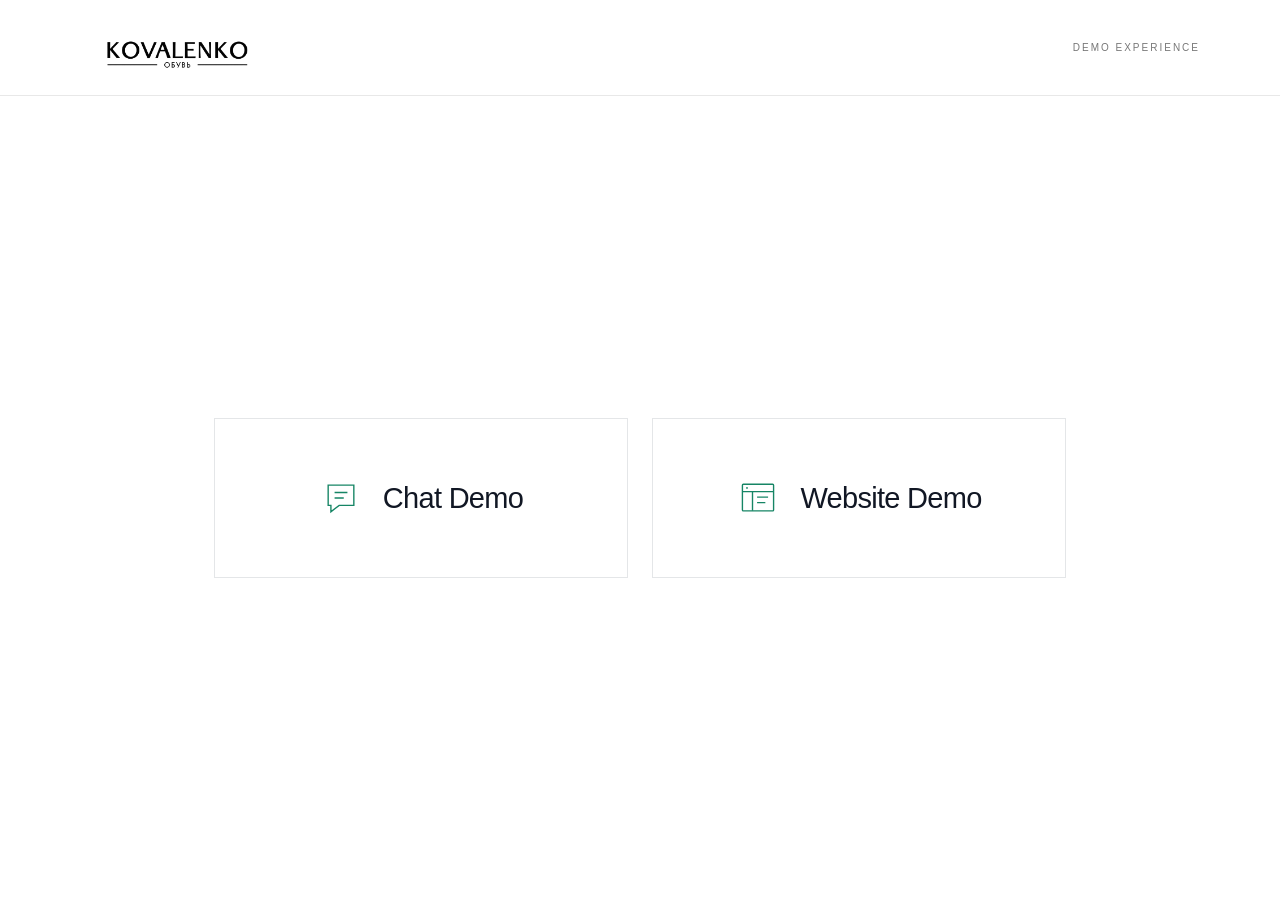
<file: index.html>
<!doctype html>
<html lang="ru">
<head>
<meta charset="utf-8"><meta name="viewport" content="width=device-width,initial-scale=1">
<meta name="theme-color" content="#111724"><meta name="description" content="KOVALENKO — выберите онлайн-магазин или чат с консультантом.">
<title>KOVALENKO — Demo</title>
<script>if(new URLSearchParams(location.search).has('product'))location.replace('store.html'+location.search+location.hash);</script>
<link rel="stylesheet" href="demo.css?v=20261113-simple-buttons">
</head>
<body>
<header class="demo-header"><a href="index.html" aria-label="KOVALENKO — главная"><img src="assets/logo.png" alt="KOVALENKO Обувь"></a><span>DEMO EXPERIENCE</span></header>
<main class="demo-main" aria-label="Demo options"><div class="demo-options">
<a class="demo-button" href="chat.html"><svg width="44" height="44" viewBox="0 0 48 48" fill="none" aria-hidden="true"><path d="M10 10h28v22H22l-9 7v-7h-3V10Z" stroke="currentColor" stroke-width="1.5"/><path d="M17 18h14M17 24h10" stroke="currentColor" stroke-width="1.5"/></svg><span lang="en">Chat Demo</span></a>
<a class="demo-button" href="store.html"><svg width="44" height="44" viewBox="0 0 48 48" fill="none" aria-hidden="true"><rect x="7" y="9" width="34" height="29" rx="1" stroke="currentColor" stroke-width="1.5"/><path d="M7 17h34M18 17v21M23 23h12M23 29h9" stroke="currentColor" stroke-width="1.5"/><circle cx="12" cy="13" r="1" fill="currentColor"/></svg><span lang="en">Website Demo</span></a>
</div></main>
</body></html>
</file>
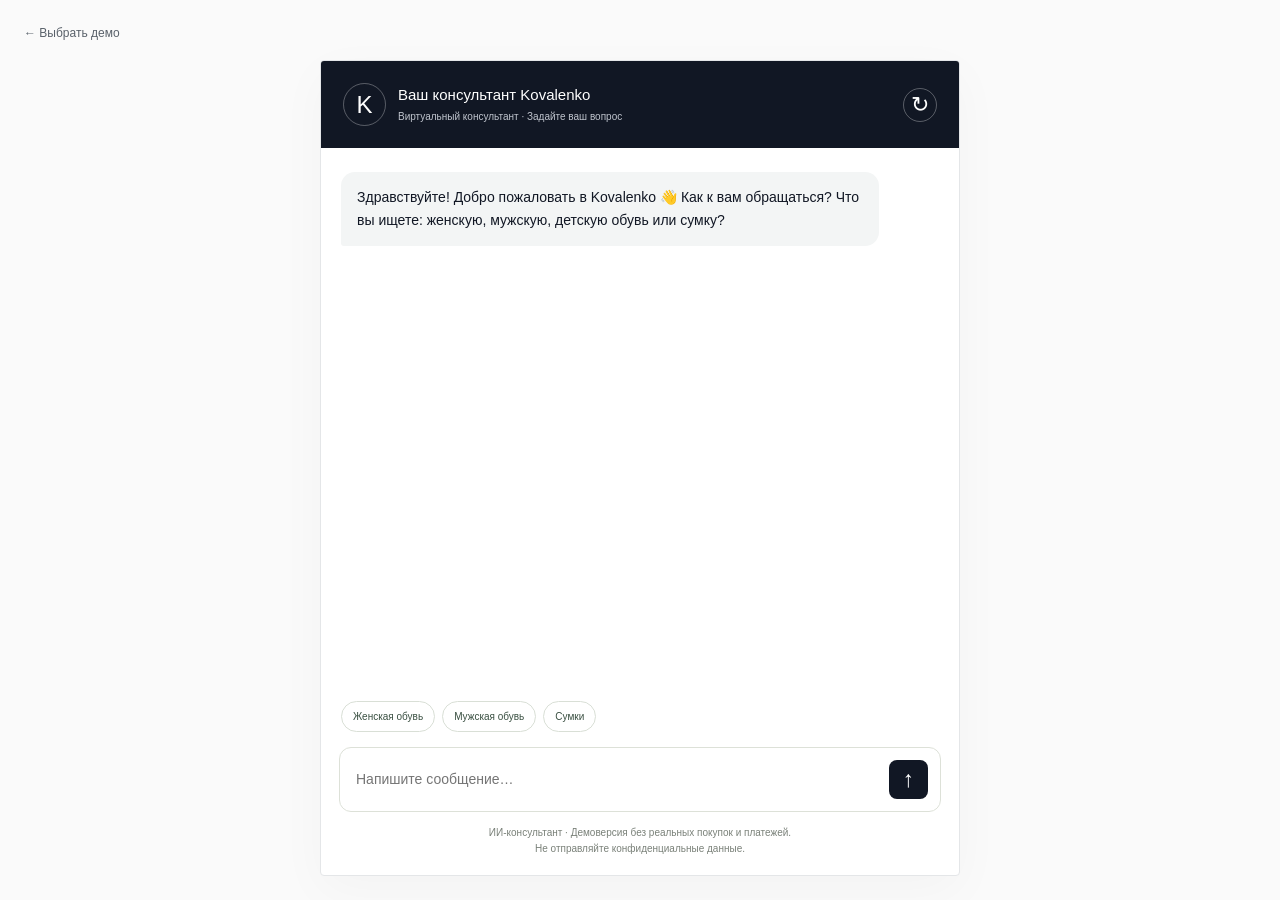
<file: chat.html>
<!doctype html>
<html lang="ru"><head><meta charset="utf-8"><meta name="viewport" content="width=device-width, initial-scale=1"><meta name="theme-color" content="#243d33"><meta name="description" content="Чат с виртуальным консультантом Kovalenko."><title>Kovalenko · Чат</title><link rel="stylesheet" href="chat-styles.css?v=20261113"><script src="chat.js" defer></script></head>
<body><a class="demo-back" href="index.html">← Выбрать демо</a><main><section id="asistente" class="chat" aria-label="Консультант Kovalenko"><div class="chat-head"><div class="avatar" aria-hidden="true">K</div><div><h2>Ваш консультант Kovalenko</h2><p id="status">Виртуальный консультант · Задайте ваш вопрос</p></div><button id="reset" title="Новый разговор" aria-label="Новый разговор">↻</button></div><div id="messages" class="messages" role="log" aria-live="polite" aria-relevant="additions"></div><div class="suggestions" id="suggestions"><button>Женская обувь</button><button>Мужская обувь</button><button>Сумки</button></div><div id="error" class="error" role="alert" hidden></div><form id="form"><label class="sr-only" for="input">Ваше сообщение</label><textarea id="input" rows="1" maxlength="4000" placeholder="Напишите сообщение…" required></textarea><button id="send" type="submit" aria-label="Отправить сообщение">↑</button></form><p class="disclaimer">ИИ-консультант · Демоверсия без реальных покупок и платежей.<br>Не отправляйте конфиденциальные данные.</p></section></main></body></html>
</file>
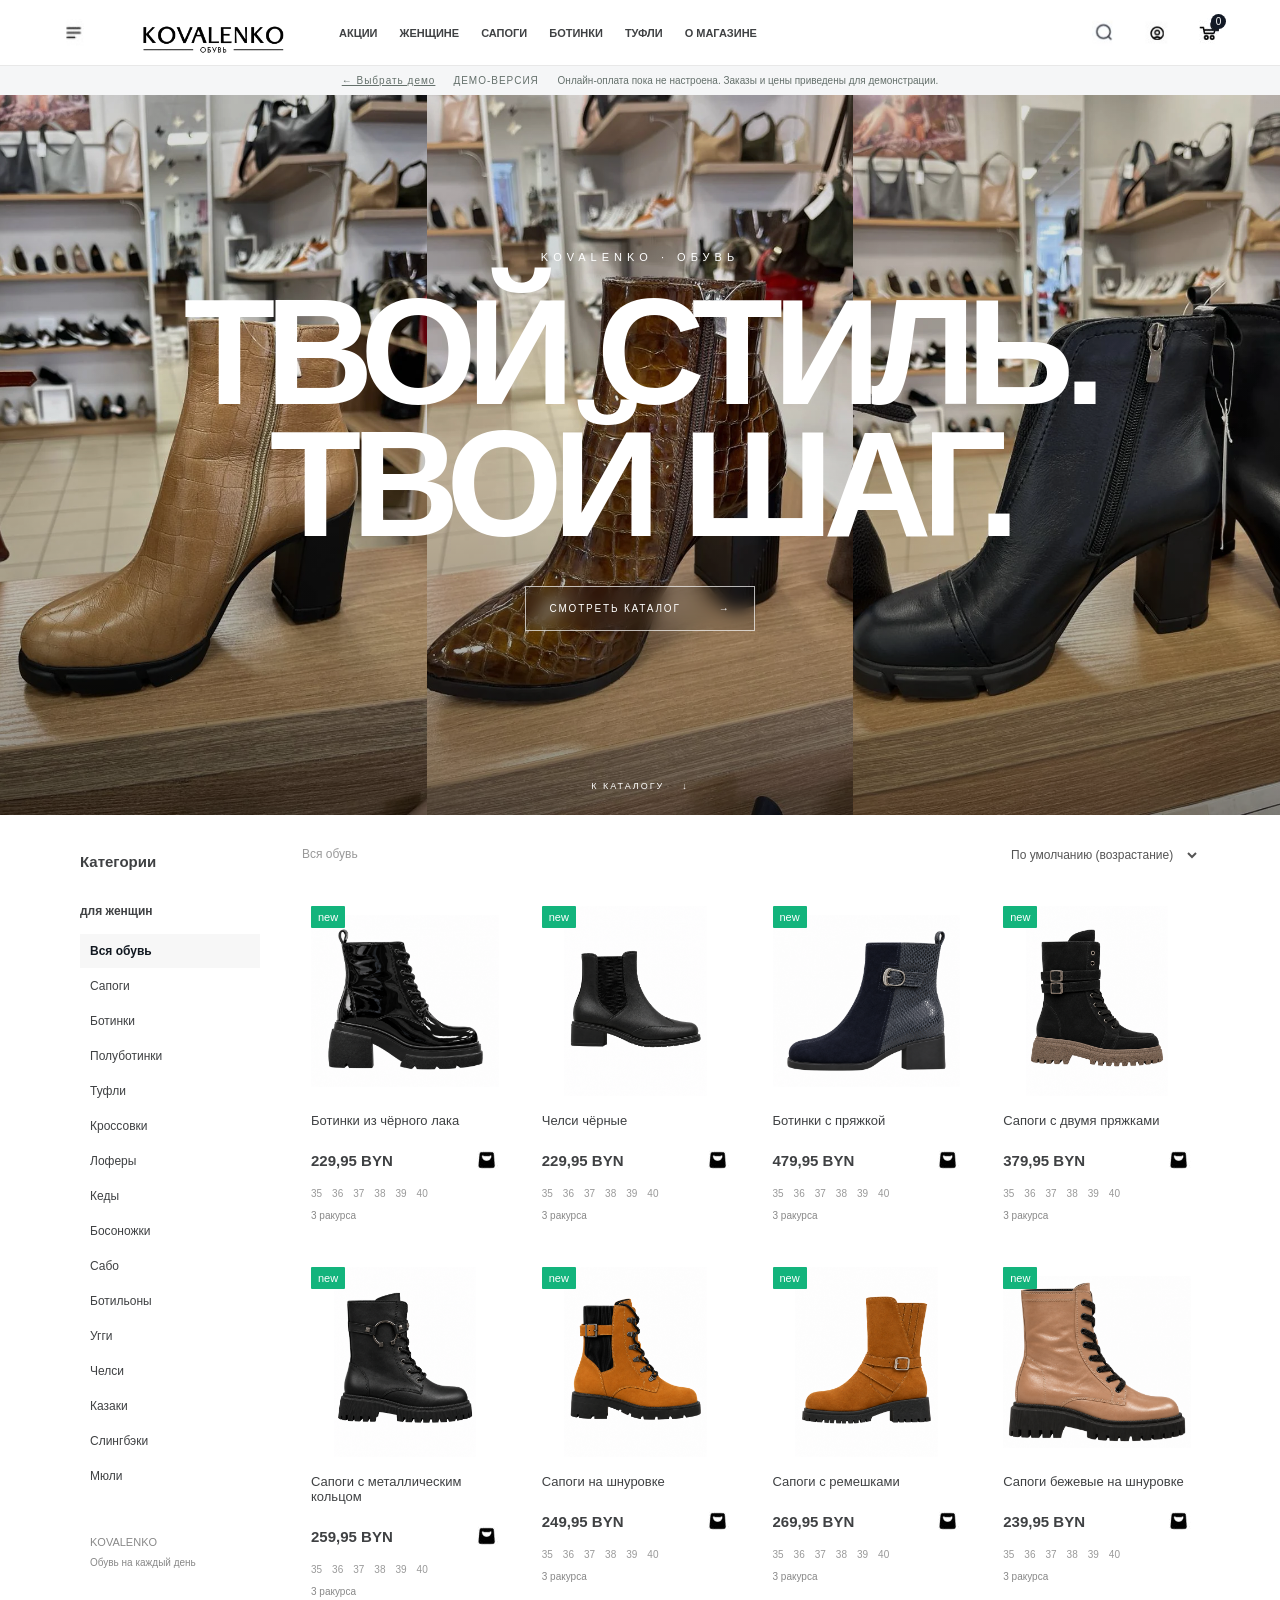
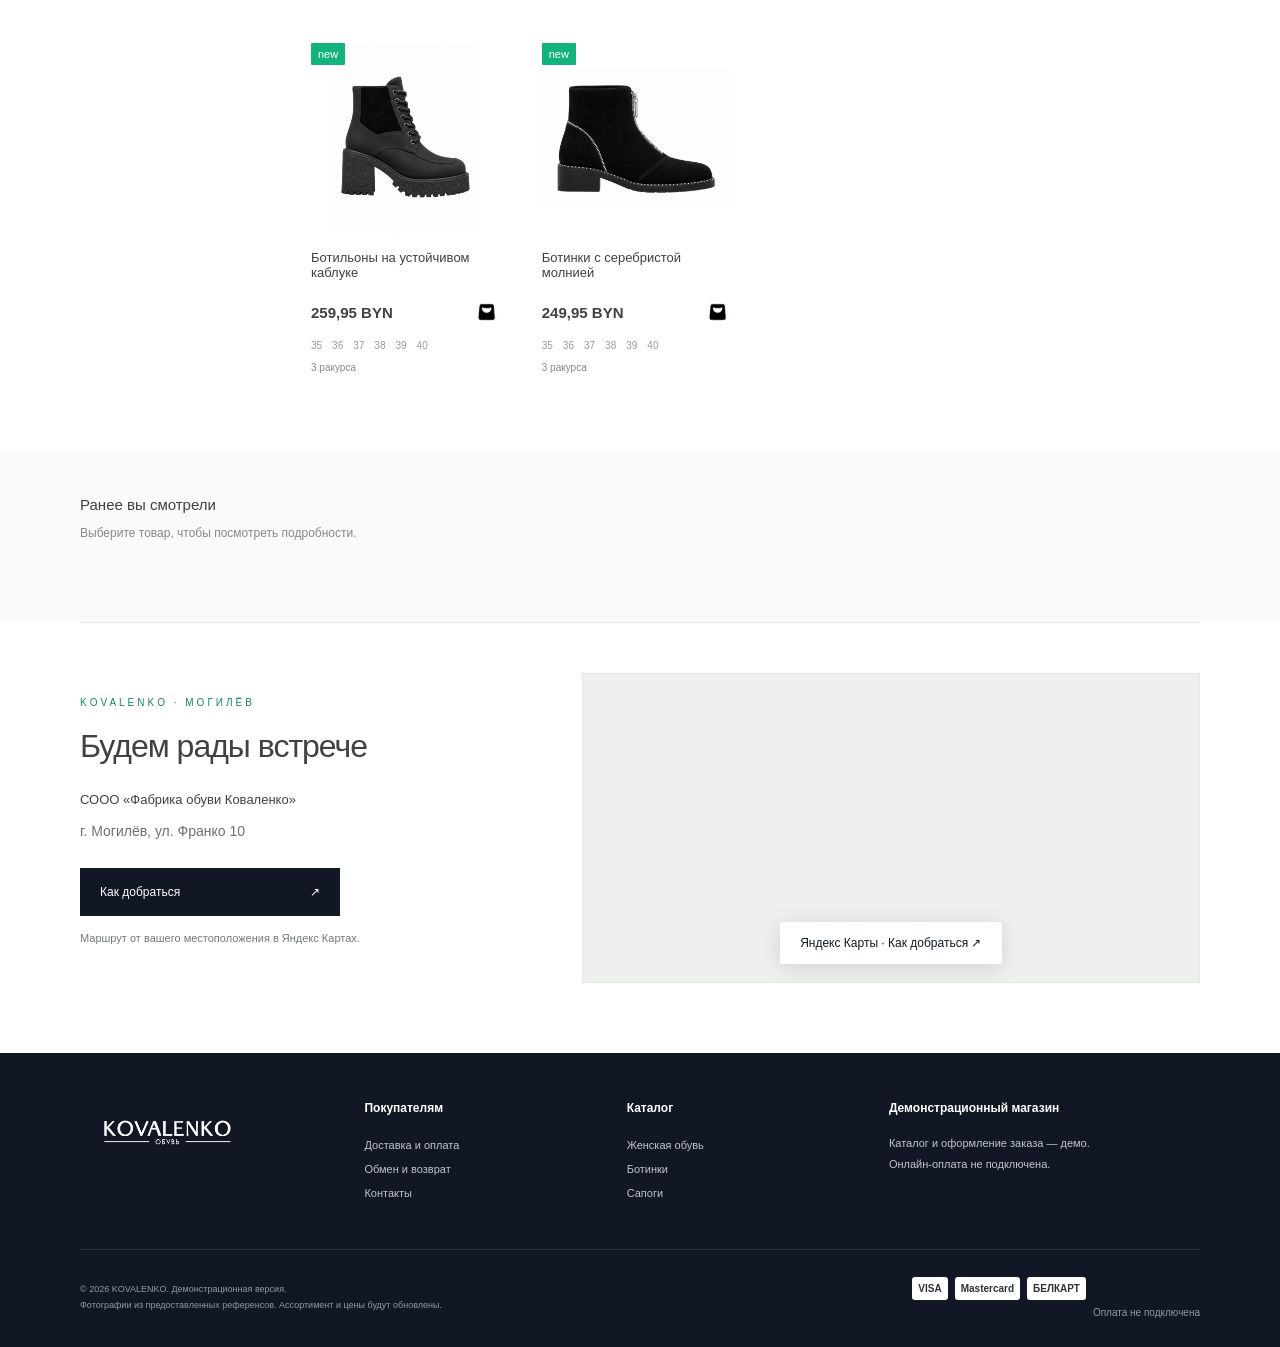
<file: store.html>
<!doctype html>
<html lang="ru"><head><meta charset="UTF-8"><meta name="viewport" content="width=device-width,initial-scale=1"><title>KOVALENKO — Обувь</title><meta name="description" content="Демонстрационный каталог обуви KOVALENKO"><link rel="stylesheet" href="style.css?v=20261113-gallery"><link rel="stylesheet" href="store-sections.css?v=20261113-placement"></head><body>
<header><div class="header-inner"><button class="icon" id="menu" aria-label="Категории"><img src="assets/menu.png" alt=""></button><a href="index.html" class="brand"><img src="assets/logo.png" alt="KOVALENKO Обувь"></a><nav><button data-category="Все">АКЦИИ</button><button data-category="Все">ЖЕНЩИНЕ</button><button data-category="Сапоги">САПОГИ</button><button data-category="Ботинки">БОТИНКИ</button><button data-category="Туфли">ТУФЛИ</button><button id="about">О МАГАЗИНЕ</button></nav><div class="tools"><button class="icon" id="search-toggle" aria-label="Поиск"><img src="assets/search.png" alt=""></button><button class="icon" id="account" aria-label="Личный кабинет"><img src="assets/account.png" alt=""></button><button class="icon cart-icon" id="cart-open" aria-label="Корзина"><img src="assets/cart.png" alt=""><span id="count">0</span></button></div></div></header>
<div class="demo"><a href="index.html" style="color:inherit;margin-right:18px">← Выбрать демо</a>ДЕМО-ВЕРСИЯ <span>Онлайн-оплата пока не настроена. Заказы и цены приведены для демонстрации.</span></div>
<section class="shoe-hero" aria-labelledby="hero-title">
<div class="hero-photos"><img src="assets/home/shoe-1.webp" alt="Бежевые ботильоны KOVALENKO в магазине" width="960" height="1280" fetchpriority="high"><img src="assets/home/shoe-2.webp" alt="Коричневые ботильоны с фактурой под крокодила" width="960" height="1280"><img src="assets/home/shoe-3.webp" alt="Чёрные кожаные ботильоны на устойчивом каблуке" width="960" height="1280"></div>
<div class="hero-content"><p>KOVALENKO · ОБУВЬ</p><h1 id="hero-title">ТВОЙ СТИЛЬ.<br>ТВОЙ ШАГ.</h1><a href="#catalog-start" class="hero-link">СМОТРЕТЬ КАТАЛОГ <span aria-hidden="true">→</span></a></div>
<a href="#catalog-start" class="hero-scroll">К КАТАЛОГУ <span aria-hidden="true">↓</span></a>
</section>
<div id="search-bar" hidden><label for="search">Поиск по каталогу</label><input id="search" type="search" placeholder="Название или артикул"></div>
<main id="catalog-start"><aside id="categories"><h2>Категории</h2><h3>для женщин</h3><div id="category-list"></div><div class="aside-note">KOVALENKO<br><span>Обувь на каждый день</span></div></aside><section class="catalog"><div class="catalog-toolbar"><span id="category-title">Вся обувь</span><label><span class="sr-only">Сортировка</span><select id="sort"><option value="default">По умолчанию (возрастание)</option><option value="low">Сначала дешевле</option><option value="high">Сначала дороже</option></select></label></div><div id="products" class="grid"></div><p id="empty" hidden>В этой категории пока нет товаров. Попробуйте выбрать другую.</p></section></main>
<section class="recent"><h2>Ранее вы смотрели</h2><div id="recent-items">Выберите товар, чтобы посмотреть подробности.</div></section>
<section class="location-section" id="location" aria-labelledby="location-title">
<div class="location-copy"><p class="eyebrow">KOVALENKO · МОГИЛЁВ</p><h2 id="location-title">Будем рады встрече</h2><p class="location-name">СООО «Фабрика обуви Коваленко»</p><address>г. Могилёв, ул. Франко 10</address><a class="directions-link" href="https://yandex.by/maps/?mode=routes&amp;rtext=~%D0%91%D0%B5%D0%BB%D0%B0%D1%80%D1%83%D1%81%D1%8C%2C%20%D0%9C%D0%BE%D0%B3%D0%B8%D0%BB%D1%91%D0%B2%2C%20%D0%A4%D1%80%D0%B0%D0%BD%D0%BA%D0%BE%2C%2010&amp;rtt=auto" target="_blank" rel="noopener noreferrer">Как добраться <span aria-hidden="true">↗</span></a><p class="route-note">Маршрут от вашего местоположения в Яндекс Картах.</p></div>
<div class="map-preview"><iframe src="https://yandex.by/map-widget/v1/?ll=30.263820%2C53.883129&amp;z=16&amp;pt=30.263820%2C53.883129%2Cpm2rdm" title="Карта: Фабрика обуви Коваленко, Могилёв, Франко 10" loading="lazy" tabindex="-1" aria-hidden="true" referrerpolicy="no-referrer-when-downgrade"></iframe><a class="map-route-overlay" href="https://yandex.by/maps/?mode=routes&amp;rtext=~%D0%91%D0%B5%D0%BB%D0%B0%D1%80%D1%83%D1%81%D1%8C%2C%20%D0%9C%D0%BE%D0%B3%D0%B8%D0%BB%D1%91%D0%B2%2C%20%D0%A4%D1%80%D0%B0%D0%BD%D0%BA%D0%BE%2C%2010&amp;rtt=auto" target="_blank" rel="noopener noreferrer" aria-label="Открыть маршрут до KOVALENKO в Яндекс Картах"><span>Яндекс Карты · Как добраться ↗</span></a></div>
</section>
<footer><div class="footer-top"><img src="assets/logo.png" alt="KOVALENKO Обувь"><div><h3>Покупателям</h3><button id="delivery">Доставка и оплата</button><button id="returns">Обмен и возврат</button><button id="contacts">Контакты</button></div><div><h3>Каталог</h3><button data-category="Все">Женская обувь</button><button data-category="Ботинки">Ботинки</button><button data-category="Сапоги">Сапоги</button></div><div><h3>Демонстрационный магазин</h3><p>Каталог и оформление заказа — демо.<br>Онлайн-оплата не подключена.</p></div></div><div class="footer-bottom"><p>© 2026 KOVALENKO. Демонстрационная версия.<br>Фотографии из предоставленных референсов. Ассортимент и цены будут обновлены.</p><div class="payment-methods"><span>VISA</span><span>Mastercard</span><span>БЕЛКАРТ</span><small>Оплата не подключена</small></div></div></footer>
<dialog id="product-dialog" aria-labelledby="product-title"><button class="close" data-close aria-label="Закрыть">Закрыть</button><div id="product-content"></div></dialog>
<dialog id="cart-dialog"><button class="close" data-close>Закрыть</button><h2>Корзина</h2><div id="cart-items"></div><div id="cart-total"></div><button id="checkout" class="primary">Перейти к оформлению</button><button class="continue-shopping" data-close>Продолжить покупки</button></dialog>
<dialog id="checkout-dialog"><button class="close" data-close>Закрыть</button><h2>Оформление заказа</h2><p class="notice">Демо-версия. Платёжная система ещё не настроена. Оплата и отправка заказа недоступны.</p><div id="order-summary"></div><button id="back-to-cart" class="continue-shopping">Вернуться в корзину</button><h3>Способы оплаты</h3><label class="payment-option"><input type="radio" checked disabled> Банковская карта — скоро</label><label class="payment-option"><input type="radio" disabled> При получении — скоро</label><button class="primary" disabled>Оплата недоступна в демо</button><p class="muted">Данные карты не запрашиваются. Списание средств не производится.</p></dialog>
<dialog id="zoom-dialog" aria-label="Увеличенная фотография"><button class="close" data-close>Закрыть</button><img id="zoom-photo" alt=""></dialog>
<dialog id="info-dialog"><button class="close" data-close>Закрыть</button><h2 id="info-title"></h2><p id="info-text"></p></dialog><div role="status" id="toast"></div><script src="app.js?v=20261113-stable-category-scroll"></script></body></html>
</file>
<file: demo.css>
*{box-sizing:border-box}body{margin:0;background:#fff;color:#111724;font:14px Arial,Helvetica,sans-serif;min-height:100vh;min-height:100dvh;display:flex;flex-direction:column}a{color:inherit;text-decoration:none}a:focus-visible{outline:2px solid #16ae80;outline-offset:6px}.demo-header{width:100%;padding:20px max(24px,calc((100% - 1120px)/2));border-bottom:1px solid #e8e8e8;display:flex;align-items:center;justify-content:space-between;gap:20px}.demo-header img{display:block;width:195px;height:55px;object-fit:contain}.demo-header>span{font-size:10px;letter-spacing:2px;color:#777}.demo-main{width:100%;max-width:900px;margin:auto;padding:48px 24px}.demo-options{display:grid;grid-template-columns:1fr 1fr;gap:24px}.demo-button{border:1px solid #e4e6e8;min-height:160px;padding:32px;display:flex;align-items:center;justify-content:center;gap:20px;transition:border-color .18s,box-shadow .18s,transform .18s}.demo-button svg{color:#168565;flex-shrink:0}.demo-button span{font-size:29px;font-weight:500;letter-spacing:-.7px}.demo-button:hover{border-color:#16ae80;box-shadow:0 12px 30px #1117240a;transform:translateY(-3px)}@media(max-width:640px){.demo-header{padding:14px 20px}.demo-header img{width:155px;height:45px}.demo-header>span{font-size:8px;letter-spacing:1px}.demo-options{grid-template-columns:1fr;gap:16px}.demo-main{padding:32px 20px}.demo-button{min-height:130px;padding:24px}.demo-button span{font-size:27px}}@media(prefers-reduced-motion:reduce){.demo-button{transition:none}.demo-button:hover{transform:none}}
</file>
<file: chat-styles.css>
:root{font-family:Arial,Helvetica,sans-serif;color:#243d33;background:#f6f4ee;font-synthesis:none}*{box-sizing:border-box}body{margin:0}a{color:inherit;text-decoration:none}button,textarea{font:inherit}button,a,textarea{-webkit-tap-highlight-color:transparent}button{cursor:pointer}a:focus-visible,button:focus-visible,textarea:focus-visible{outline:3px solid #b07c44;outline-offset:4px}header{max-width:1280px;margin:auto;padding:32px 48px;display:flex;justify-content:space-between;align-items:center;border-bottom:1px solid #deded3}.brand{font-family:Georgia,serif;letter-spacing:4px;font-size:25px}.brand span{display:block;font:9px Arial;letter-spacing:3px;margin-top:8px}.nav{font-size:13px}main{max-width:1280px;margin:auto;padding:65px 48px;display:grid;grid-template-columns:1fr 1fr;gap:70px;align-items:center}.eyebrow{font-size:11px;letter-spacing:3px;margin-bottom:26px}h1{font-family:Georgia,serif;font-size:clamp(48px,5.4vw,78px);line-height:1.07;letter-spacing:-3px;font-weight:400;margin:0 0 26px}h1 em{color:#997142}.intro>p{font-size:16px;line-height:1.8;color:#687168;max-width:380px}.cta{display:flex;max-width:250px;justify-content:space-between;align-items:center;background:#243d33;color:white;padding:19px 23px;border-radius:4px;margin:30px 0 44px;font-size:14px}.details{display:flex;flex-wrap:wrap;gap:13px;font-size:11px;color:#657266}.note{border-top:1px solid #deded3;margin-top:50px;padding-top:20px;font-size:10px;letter-spacing:2px;color:#8a704d}.note span{display:block;letter-spacing:0;font-size:12px;color:#687168;margin-top:9px}.chat{background:#fff;border:1px solid #dedfd7;border-radius:20px;overflow:hidden;box-shadow:0 22px 70px #263b3210;min-width:0;scroll-margin-top:20px}.chat-head{display:flex;align-items:center;gap:12px;background:#243d33;color:white;padding:22px}.avatar{border:1px solid #ffffff4d;border-radius:50%;width:43px;height:43px;display:grid;place-items:center;font:24px Georgia;flex-shrink:0}h2{font-size:15px;font-weight:500;margin:0 0 6px}.chat-head p{font-size:10px;margin:0;color:#d1dbd4;line-height:1.5}.chat-head button{margin-left:auto;background:transparent;border:1px solid #ffffff4d;border-radius:50%;width:34px;height:34px;color:white;font-size:22px;flex-shrink:0}.messages{height:315px;overflow-y:auto;overscroll-behavior:contain;padding:24px 20px;display:flex;flex-direction:column;gap:15px}.bubble{padding:14px 16px;border-radius:14px 14px 14px 3px;background:#f1f3ee;font-size:14px;line-height:1.65;max-width:90%;white-space:pre-wrap;overflow-wrap:anywhere;flex-shrink:0}.bubble.user{background:#243d33;color:white;align-self:flex-end;border-radius:14px 14px 3px 14px}.bubble a{text-decoration:underline;text-underline-offset:3px}.pending{color:#6e796f}.suggestions{padding:0 20px 15px;display:flex;gap:7px;flex-wrap:wrap}.suggestions button{border:1px solid #d9dfd6;background:white;color:#3a5042;padding:9px 11px;border-radius:18px;font-size:10px}.suggestions button:hover{background:#f1f3ee}form{display:flex;gap:10px;padding:12px;margin:0 18px;border:1px solid #dde1d8;border-radius:12px;align-items:center}textarea{width:100%;border:0;resize:none;padding:9px 4px;line-height:1.4;max-height:100px;color:#243d33;background:white;font-size:14px}#send{border:0;border-radius:8px;background:#243d33;color:white;font-size:23px;width:39px;height:39px;flex-shrink:0}button:disabled{cursor:wait;opacity:.5}.disclaimer{font-size:10px;text-align:center;color:#7a8179;line-height:1.6;margin:13px 12px 18px}.error{font-size:12px;color:#9a392d;background:#fff2ec;margin:0 18px 12px;padding:12px;border-radius:8px}footer{max-width:1280px;padding:22px 48px;margin:auto;display:flex;justify-content:space-between;border-top:1px solid #deded3;color:#768074;font-size:10px}.sr-only{position:absolute;width:1px;height:1px;padding:0;overflow:hidden;clip:rect(0,0,0,0);white-space:nowrap}@media(max-width:850px){main{gap:30px;padding:40px 24px}header{padding:25px 24px}h1{font-size:53px}.note{margin-top:30px}.details{line-height:1.7}}@media(max-width:640px){header{padding:22px 20px}.brand{font-size:20px}.nav{font-size:10px}main{grid-template-columns:1fr;padding:36px 20px;gap:32px}.eyebrow{font-size:9px;margin-bottom:20px}h1{font-size:54px}.intro>p{font-size:14px}.cta{margin:24px 0}.note{display:none}.chat-head{padding:18px}.messages{height:320px;height: min(45dvh, 360px);min-height:230px}footer{padding:20px;gap:15px;font-size:9px}footer span:last-child{display:none}textarea{font-size:16px}}
[hidden]{display:none!important}

/* Chat como única vista de la página. */
body{min-height:100vh;min-height:100dvh}
main{display:flex;justify-content:center;align-items:center;max-width:none;min-height:100vh;min-height:100dvh;padding:24px}
.chat{width:100%;max-width:640px;display:flex;flex-direction:column;height: min(850px, calc(100dvh - 48px));min-height:450px}
.messages{height:auto;min-height:180px;flex:1}
@media(max-width:640px){main{padding:0;align-items:stretch}.chat{max-width:none;height:100dvh;min-height:360px;border:0;border-radius:0;box-shadow:none}.messages{height:auto;min-height:140px}.chat-head{padding-top:max(18px,env(safe-area-inset-top))}.disclaimer{padding-bottom:env(safe-area-inset-bottom)}}

/* Match the online store's navy, white and green palette. */
:root{color:#111724;background:#fafafa}body{background:#fafafa}.chat{border-color:#e4e6e8;border-radius:4px;box-shadow:0 14px 50px #11172408}.chat-head,.bubble.user,#send{background:#111724}.bubble{background:#f3f5f5}.chat-head p{color:#c0c5ce}textarea{color:#111724}.avatar{font-family:Arial,Helvetica,sans-serif}.demo-back{position:absolute;top:18px;left:24px;font-size:12px;z-index:2;padding:8px 0;color:#59616a}.demo-back:hover{text-decoration:underline}main{padding-top:60px}.chat{height:min(850px,calc(100dvh - 84px))}a:focus-visible,button:focus-visible,textarea:focus-visible{outline-color:#16ae80}@media(max-width:640px){.demo-back{position:static;display:block;padding:16px 20px;background:#fff;border-bottom:1px solid #e8e8e8}main{padding:0;min-height:0;flex:1}body{display:flex;flex-direction:column}.chat{height:calc(100dvh - 47px);min-height:360px}}
</file>
<file: style.css>
*{box-sizing:border-box}body{margin:0;color:#3f4143;background:white;font:14px Arial,Helvetica,sans-serif}button,input,select{font:inherit}button,a,select{touch-action:manipulation}button{cursor:pointer}button{border:0;background:none;color:inherit}button:focus-visible,a:focus-visible,select:focus-visible,input:focus-visible{outline:2px solid #16ae80;outline-offset:4px}header{border-bottom:1px solid #e8e8e8;background:#fff;position:sticky;top:0;z-index:5}.header-inner{max-width:1160px;margin:auto;display:flex;align-items:center;height:65px;gap:28px}.brand{width:195px;flex-shrink:0}.brand img{display:block;width:100%;height:55px;object-fit:cover;object-position:center}.icon{padding:0;width:28px;height:30px;position:relative;flex-shrink:0}.icon img{width:100%;height:100%;object-fit:contain}.tools{display:flex;gap:22px;margin-left:auto}nav{display:flex;gap:22px;align-items:center}nav button{padding:12px 0;font-size:11px;font-weight:600;white-space:nowrap}nav button:hover{color:#19b486}.cart-icon span{position:absolute;right:-6px;top:-4px;background:#121925;color:white;border-radius:10px;min-width:15px;font-size:10px;padding:2px}.demo{text-align:center;background:#f5f6f7;font-size:10px;letter-spacing:1px;padding:9px;color:#64706b}.demo span{letter-spacing:0;margin-left:15px}main{max-width:1120px;margin:32px auto 64px;display:grid;grid-template-columns:180px 1fr;gap:42px;min-height:620px}aside h2{font-size:15px;margin:6px 0 34px}aside h3{font-size:12px;margin-bottom:16px}#category-list{display:flex;flex-direction:column;align-items:flex-start;gap:1px}#category-list button{text-align:left;padding:10px 10px;font-size:12px;width:100%}#category-list button.active{font-weight:600;color:#111820;background:#f7f7f7}#category-list button:hover{background:#f5f5f5}.aside-note{margin:40px 10px;color:#888;font-size:11px;line-height:1.8}.aside-note span{font-size:10px}.catalog-toolbar{height:48px;display:flex;justify-content:space-between;align-items:flex-start;font-size:12px}.catalog-toolbar>span{color:#999}.catalog-toolbar select{border:0;background:white;font-size:12px;color:#555;padding-right:10px}.grid{display:grid;grid-template-columns:repeat(4,minmax(0,1fr));gap:20px 25px}.product{position:relative;min-width:0;border:1px solid transparent;padding:10px 8px 14px}.product:hover{box-shadow:0 5px 24px #0000000a;border-color:#f5f5f5}.product .photo{width:100%;height:190px;object-fit:contain;display:block}.product-open{padding:0;width:100%;text-align:left}.new{position:absolute;top:10px;left:8px;background:#13b47c;color:white;font-size:11px;padding:5px 7px;border-radius:1px}.product h2{font-size:13px;font-weight:400;margin:17px 0 20px}.price-row{display:flex;align-items:center;justify-content:space-between;font-size:15px}.bag{width:23px;height:25px;padding:0}.bag img{width:100%;height:100%;object-fit:contain}.sizes-preview{font-size:10px;color:#999;margin-top:14px}.recent{background:#fafafa;padding:32px max(calc((100vw - 1120px)/2),24px);min-height:170px}.recent h2{font-size:15px;font-weight:500}.recent button{display:flex;align-items:center;text-align:left;gap:15px;font-size:12px}.recent img{width:80px;height:80px;object-fit:contain}.recent #recent-items{color:#888;font-size:12px}footer{background:#111724;color:#c0c5ce;padding:48px max(calc((100vw - 1120px)/2),24px) 25px;font-size:11px}.footer-top{display:grid;grid-template-columns:1.1fr 1fr 1fr 1.4fr;gap:40px;padding-bottom:44px}.footer-top>img{display:block;width:175px;height:50px;object-fit:cover;object-position:center;filter:brightness(0) invert(1)}.footer-top h3{font-size:12px;color:white;margin:0 0 18px}.footer-top button{display:block;color:#c0c5ce;padding:6px 0;font-size:11px}.footer-top p{line-height:1.9;margin:0}.footer-bottom{border-top:1px solid #2a303d;display:flex;justify-content:space-between;align-items:center;padding-top:22px;gap:30px}.footer-bottom p{font-size:9px;line-height:1.8;color:#9299a6}.payment-methods{display:flex;gap:7px;align-items:center;flex-wrap:wrap}.payment-methods span{background:#fff;color:#29313f;padding:6px;border-radius:3px;font-weight:bold;font-size:10px}.payment-methods small{width:100%;font-size:10px;text-align:right;color:#9299a6}dialog{border:0;border-radius:3px;padding:36px;width:min(1100px,94vw);max-height:92vh;color:#454545;box-shadow:0 20px 90px #0003}dialog::backdrop{background:#10172280}.close{display:block;margin:0 0 24px auto;font-size:12px;text-decoration:underline}#product-content{display:grid;grid-template-columns:1fr 255px;gap:32px}.detail-image{width:100%;height:450px;object-fit:contain;border:1px solid #f1f1f1}.detail h2{font-size:16px;font-weight:400}.detail .price{font-size:25px;font-weight:600;margin:18px 0}.notice{background:#f0f8eb;border:1px solid #d7e5d1;padding:15px;text-align:center;line-height:1.7;font-size:12px}.stock{font-size:11px;color:#70a125}.size-options{display:flex;gap:6px;margin:17px 0}.size-options button{border:1px solid #e2e2e2;padding:7px 9px;font-size:12px}.size-options button.selected{color:#fff;background:#696b6c;border-color:#696b6c}.color-chip{display:inline-block;background:#696b6c;color:#fff;padding:7px 10px;font-size:11px;margin-bottom:28px}.primary,.secondary{display:block;width:100%;padding:14px;background:#111824;color:white;border-radius:28px;font-size:12px;margin:10px 0}.primary:hover{background:#283448}.secondary{padding:11px;font-size:10px}.primary:disabled{background:#d5d8dc;cursor:not-allowed;color:#555}.specs{margin-top:28px;font-size:12px}.specs div{display:flex;justify-content:space-between;padding:7px 0;gap:20px}.specs dt{color:#969696}.specs dd{margin:0;text-align:right}.muted{color:#888;font-size:12px;line-height:1.6}#cart-dialog,#checkout-dialog,#info-dialog{max-width:530px}#cart-items article{display:flex;align-items:center;gap:15px;border-bottom:1px solid #eee;padding:15px 0}#cart-items img{width:75px;height:80px;object-fit:contain}#cart-items article>div{flex:1;font-size:12px;line-height:1.8}#cart-items article button{text-decoration:underline;font-size:11px}#cart-total{font-weight:bold;font-size:18px;margin:24px 0}#info-text{line-height:1.8}.payment-option{display:block;padding:15px;border:1px solid #eee;margin:12px 0;font-size:13px}#toast{position:fixed;bottom:25px;left:50%;transform:translateX(-50%);background:#111824;color:#fff;padding:15px 25px;border-radius:5px;z-index:30;display:none}#search-bar{padding:20px;max-width:1120px;margin:auto}#search-bar label{margin-right:20px}#search{padding:10px;border:1px solid #ddd;width:300px;max-width:100%}.sr-only{position:absolute;width:1px;height:1px;overflow:hidden;clip:rect(0,0,0,0)}
@media(min-width:1500px){.header-inner,main{max-width:1280px}.product .photo{height:230px}}@media(max-width:1100px){.header-inner{padding:0 20px;gap:20px}nav{gap:15px}nav button{font-size:10px}main{margin:25px 25px 50px;gap:24px;grid-template-columns:150px 1fr}.grid{gap:12px}.product .photo{height:155px}.brand{width:160px}}@media(max-width:800px){nav{display:none}.header-inner{height:65px}.brand{width:175px}.tools{gap:15px}.demo{font-size:9px;padding:8px 18px}.demo span{display:block;margin:5px 0 0}main{display:block;margin:20px 16px 40px}aside{display:none}aside.visible{display:block;background:#fafafa;padding:20px;margin-bottom:20px}aside h2,aside h3{margin:0 0 10px}#category-list{display:grid;grid-template-columns:repeat(3,1fr)}.aside-note{display:none}.grid{grid-template-columns:repeat(2,minmax(0,1fr));gap:16px 8px}.product .photo{height:205px}.catalog-toolbar{align-items:center;margin-bottom:15px}.product h2{margin:12px 0}.product{padding:10px}.footer-top{grid-template-columns:1fr 1fr;gap:32px}.footer-bottom{flex-direction:column;align-items:flex-start;gap:10px}.payment-methods small{text-align:left}#product-content{grid-template-columns:1fr}.detail-image{height:300px}dialog{padding:22px}.detail{max-width:100%}.recent{padding:25px}.footer-top>img{width:150px}}@media(max-width:390px){.brand{width:140px}.tools{gap:10px}.product .photo{height:165px}.price-row{font-size:13px}.header-inner{gap:12px;padding:0 12px}}
/* Product photography and persistent cart */
.views-label{display:block;color:#888;font-size:10px;margin-top:9px}.gallery{min-width:0}.gallery-stage{position:relative;margin-top:14px}.image-zoom{display:block;width:100%;padding:0;cursor:zoom-in}.detail-image{display:block;height:440px}.gallery-prev,.gallery-next{position:absolute;top:45%;width:40px;height:44px;background:#ffffffec;border:1px solid #eee;border-radius:50%;font-size:30px;line-height:1}.gallery-prev{left:10px}.gallery-next{right:10px}#angle-count{position:absolute;bottom:10px;right:12px;background:#ffffffec;padding:6px 10px;font-size:12px;border-radius:20px;pointer-events:none}.gallery-thumbnails{display:flex;gap:12px;margin-top:14px}.gallery-thumbnails button{border:2px solid #eee;border-radius:4px;width:90px;height:90px;padding:3px}.gallery-thumbnails button.selected{border-color:#16ae80}.gallery-thumbnails img{width:100%;height:100%;object-fit:contain}.size-options{flex-wrap:wrap}.size-options button{min-width:36px;min-height:40px}.quantity-control{display:flex;align-items:center;gap:10px;margin-top:10px}.quantity-control button{border:1px solid #ddd;width:34px;min-height:34px;text-decoration:none!important;font-size:18px!important}.quantity-control button:disabled{opacity:.35;cursor:not-allowed}.quantity-control span{min-width:20px;text-align:center}.continue-shopping{display:block;margin:16px auto;padding:10px;text-decoration:underline}.order-line{display:flex;gap:12px;align-items:center;border-bottom:1px solid #eee;padding:12px 0;font-size:12px;line-height:1.6}.order-line img{width:55px;height:65px;object-fit:contain}.order-line>div{flex:1}.order-line strong{white-space:nowrap}.order-total{font-size:16px;font-weight:bold;margin-top:22px}#zoom-dialog{width:min(1300px,96vw);padding:18px}#zoom-photo{display:block;width:100%;height:75vh;object-fit:contain}#zoom-dialog .close{margin-bottom:10px}#toast{max-width:calc(100vw - 32px);text-align:center;pointer-events:none}.brand img,.footer-top>img{object-fit:contain}
@media(max-width:800px){.detail-image{height:340px}.gallery-thumbnails button{width:76px;height:76px}.gallery-thumbnails{justify-content:center}.gallery>p{text-align:center}#cart-items article{gap:10px}#cart-items img{width:55px}.order-line{gap:8px}.order-line img{width:40px}.order-line strong{font-size:11px}}
</file>
<file: store-sections.css>
/* Campaign banner and directions belong only to Website Demo. */

html{scroll-behavior:smooth;scroll-padding-top:24px}.demo-header{padding-top:14px;padding-bottom:14px}.home-nav{display:flex;align-items:center;gap:30px;font-size:10px;letter-spacing:1px}.home-nav a{padding:12px 0}.home-nav a:hover{color:#168565}.shoe-hero{position:relative;isolation:isolate;min-height:550px;height:min(740px,75vw);max-height:80svh;color:#fff;background:#39312b;overflow:hidden}.hero-photos{display:grid;grid-template-columns:repeat(3,1fr);position:absolute;inset:0;z-index:-2}.hero-photos img{width:100%;height:100%;min-width:0;object-fit:cover;object-position:50% 57%}.shoe-hero:after{content:"";position:absolute;inset:0;background:linear-gradient(180deg,#0002 10%,#0001 40%,#0007);z-index:-1}.hero-content{position:absolute;inset:0;display:flex;flex-direction:column;align-items:center;justify-content:center;text-align:center;padding:36px 24px 64px}.hero-content>p{font-size:11px;letter-spacing:5px;margin:0 0 24px}.hero-content h1{font-size:clamp(65px,11.7vw,186px);font-weight:800;letter-spacing:-.065em;line-height:.88;margin:0 0 35px}.hero-link{display:inline-flex;gap:38px;align-items:center;border:1px solid #ffffffb0;padding:16px 24px;font-size:10px;letter-spacing:1.8px;background:#11172421;backdrop-filter:blur(8px)}.hero-link:hover{background:#fff;color:#111724}.hero-scroll{position:absolute;bottom:24px;left:50%;transform:translateX(-50%);font-size:9px;letter-spacing:2px;display:flex;gap:18px;align-items:center;white-space:nowrap}.demo-main{margin:0 auto;padding-top:70px;padding-bottom:70px;max-width:1184px}.demo-title{font-size:clamp(30px,4vw,46px);line-height:1.15;font-weight:500;letter-spacing:-1.5px;margin:0 0 18px}.location-section{display:grid;grid-template-columns:1fr 1.4fr;gap:60px;align-items:center;width:calc(100% - 64px);max-width:1120px;margin:0 auto 70px;border-top:1px solid #e4e6e8;padding-top:50px}.location-copy h2{font-size:32px;font-weight:500;letter-spacing:-1px;margin:0 0 24px}.location-name{font-size:13px;line-height:1.7;margin-bottom:8px}.location-copy address{font-style:normal;color:#6c7075;font-size:14px;line-height:1.8}.directions-link{display:flex;justify-content:space-between;gap:40px;max-width:260px;background:#111724;color:#fff;padding:17px 20px;margin-top:24px;font-size:12px}.directions-link:hover{background:#243d33}.route-note{color:#73797e;line-height:1.6;font-size:11px;max-width:280px;margin-top:14px}.map-preview{height:310px;position:relative;background:#eef0ed;border:1px solid #e3e6e2;overflow:hidden}.map-preview iframe{border:0;width:100%;height:100%;pointer-events:none}.map-route-overlay{position:absolute;inset:0;display:flex;align-items:flex-end;justify-content:center;padding:18px}.map-route-overlay span{background:#fff;color:#111724;padding:14px 20px;box-shadow:0 3px 20px #11172422;border-radius:3px;font-size:12px}.map-route-overlay:hover span{background:#111724;color:#fff}@media(max-width:640px){.demo-header{flex-wrap:wrap;gap:6px}.home-nav{gap:15px;font-size:8px;letter-spacing:.3px}.shoe-hero{height:590px;max-height:78svh;min-height:470px}.hero-photos{grid-template-columns:1fr 1fr}.hero-photos img:nth-child(2){display:none}.hero-photos img{object-position:50% 55%}.hero-content{padding:28px 14px 64px}.hero-content>p{font-size:9px;letter-spacing:3px}.hero-content h1{font-size:clamp(52px,14vw,88px);letter-spacing:-.06em;line-height:.95}.hero-link{font-size:9px;gap:25px}.demo-main{padding:40px 20px}.location-section{grid-template-columns:1fr;gap:26px;width:calc(100% - 40px);margin-bottom:40px;padding-top:32px}.location-copy h2{font-size:28px}.map-preview{height:270px}.route-note{max-width:none}}@media(max-width:390px){.demo-header{justify-content:center}.home-nav{width:100%;justify-content:center;gap:24px}.shoe-hero{min-height:440px}}@media(prefers-reduced-motion:reduce){html{scroll-behavior:auto}}

.shoe-hero a,.location-section a{text-decoration:none}.shoe-hero a{color:inherit}.location-section .eyebrow{font-size:10px;letter-spacing:3px;color:#168565;margin:0 0 20px}.directions-link{color:#fff}.hero-content h1{color:#fff}.hero-link:hover{color:#111724}#catalog-start{scroll-margin-top:88px}
</file>
